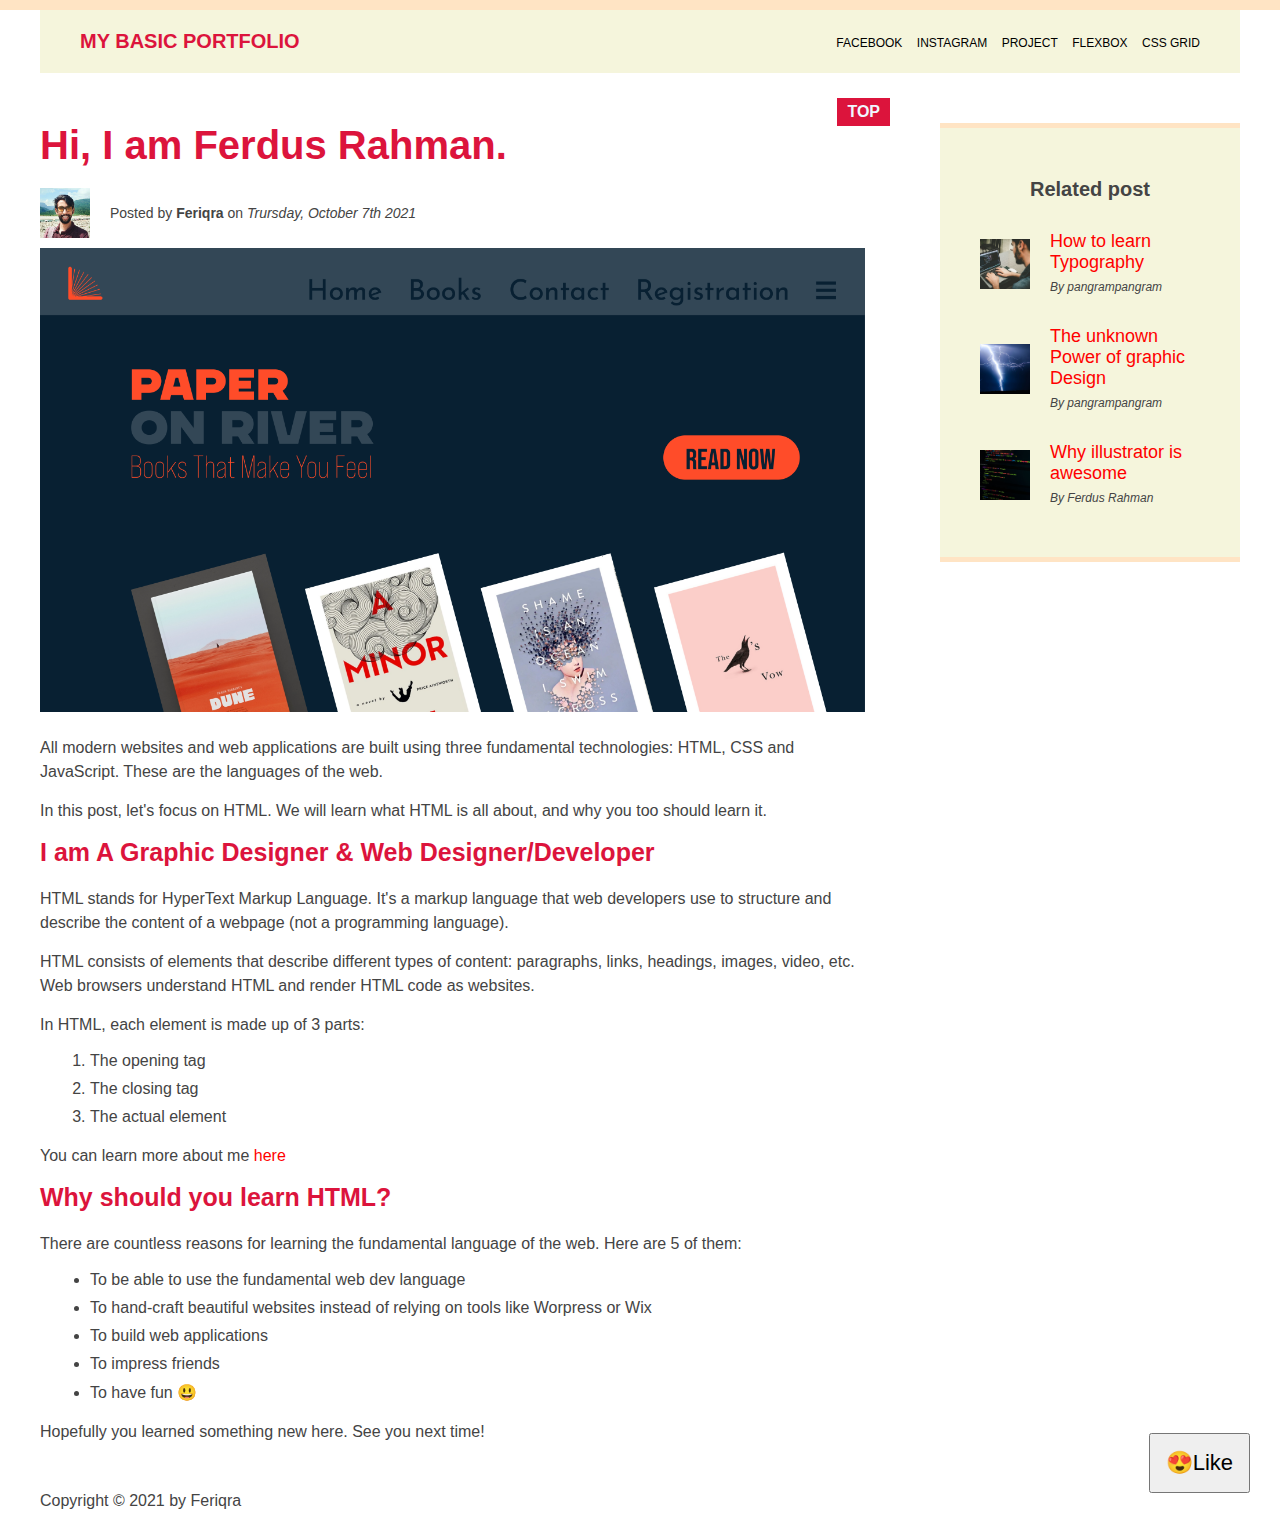
<file: index.html>
<!DOCTYPE html>
<html lang="en">

<head>
  <meta charset="UTF-8">
  <link href="Style.css" rel="stylesheet">
  <title>My basic portfolio</title>
</head>

<body>
  <div class="container">
    <header class="main-header clearfix">
      <h1>My basic portfolio</h1>
      <nav>
        <a href="https://www.facebook.com/ferdus.rahman.581" target="_blank">facebook</a>
        <a href="https://www.instagram.com/justnothing_lab" target="_blank">instagram</a>
        <a href="https://ecstatic-pasteur-532962.netlify.app/" target="_blank">project</a>
        <a href="flexbox.html">flexbox</a>
        <a href="css-grid.html">css grid</a>
      </nav>
    </header>

    <div class="row">
      <article>
        <header class="post-header">
          <h2>
            Hi, I am Ferdus Rahman.
          </h2>

          <div class="author-box">
            <img class="author-img" src="img/IMG_20210918_144601.jpg" alt="athours image" width="50">

            <p class="author">Posted by <strong>Feriqra</strong> on <em>Trursday, October 7th 2021</em></p>
          </div>

          <img class="post-img" src="img\Paper-On-River.jpg" alt="Paper o=On River website image" width="500">
        </header>

        <P>All modern websites and web applications are built using three fundamental technologies: HTML, CSS and
          JavaScript. These are the languages of the web.</P>

        <p>
          In this post, let's focus on HTML. We will learn what HTML is all about, and why you too should learn it.
        </p>

        <h3>
          I am A Graphic Designer & Web Designer/Developer
        </h3>

        <p>HTML stands for HyperText Markup Language. It's a markup language that web developers use to structure and
          describe the content of a webpage (not a programming language).</p>

        <p>
          HTML consists of elements that describe different types of content: paragraphs, links, headings, images,
          video,
          etc. Web browsers understand HTML and render HTML code as websites.
        </p>

        <p>In HTML, each element is made up of 3 parts:</p>
        <ol>
          <li>The opening tag</li>
          <li>The closing tag</li>
          <li>The actual element</li>
        </ol>
        <br>
        <p>You can learn more about me <a href="https://www.behance.net/ferdus007" target="_blank">here</a> </p>

        <h3>Why should you learn HTML?</h3>

        <p>
          There are countless reasons for learning the fundamental language of the web. Here are 5 of them:
        <ul>
          <li>To be able to use the fundamental web dev language</li>
          <li>To hand-craft beautiful websites instead of relying on tools like Worpress or Wix</li>
          <li>To build web applications</li>
          <li>To impress friends</li>
          <li>To have fun 😃</li>
        </ul>
        <br>
        
        <p>Hopefully you learned something new here. See you next time!</p>

      </article>


      <aside>
        <h4><strong>Related post</strong></h4>

        <ul class="related">
          <li class="related-post">
            <img src="img/related-1.jpg" alt="Picture" width="50">
            <div>
              <a class="related-link" href="https://pangrampangram.com/blogs/journal/typography-in-10-minutes">How to
                learn
                Typography</a>
              <p class="related-author">By pangrampangram</p>
            </div>
          </li>

          <li class="related-post">
            <img src="img/related-2.jpg" alt="Picture" width="50">
            <div>
              <a class="related-link" href="https://pangrampangram.com/blogs/journal/weave" target="_blank">The unknown
                Power of graphic
                Design</a>
              <p class="related-author">By pangrampangram</p>
            </div>
          </li>

          <li class="related-post">
            <img src="img/related-3.jpg" alt="picture" width="50">
            <div>
              <a class="related-link" href="#">Why illustrator is awesome</a>
              <p class="related-author">By Ferdus Rahman</p>
            </div>
          </li>
        </ul>
      </aside>
    </div>

    <footer>
      <p class="Copyright">Copyright &copy; 2021 by Feriqra</p>
    </footer>
  </div>

  <button>😍Like</button>
</body>

</html>
</file>
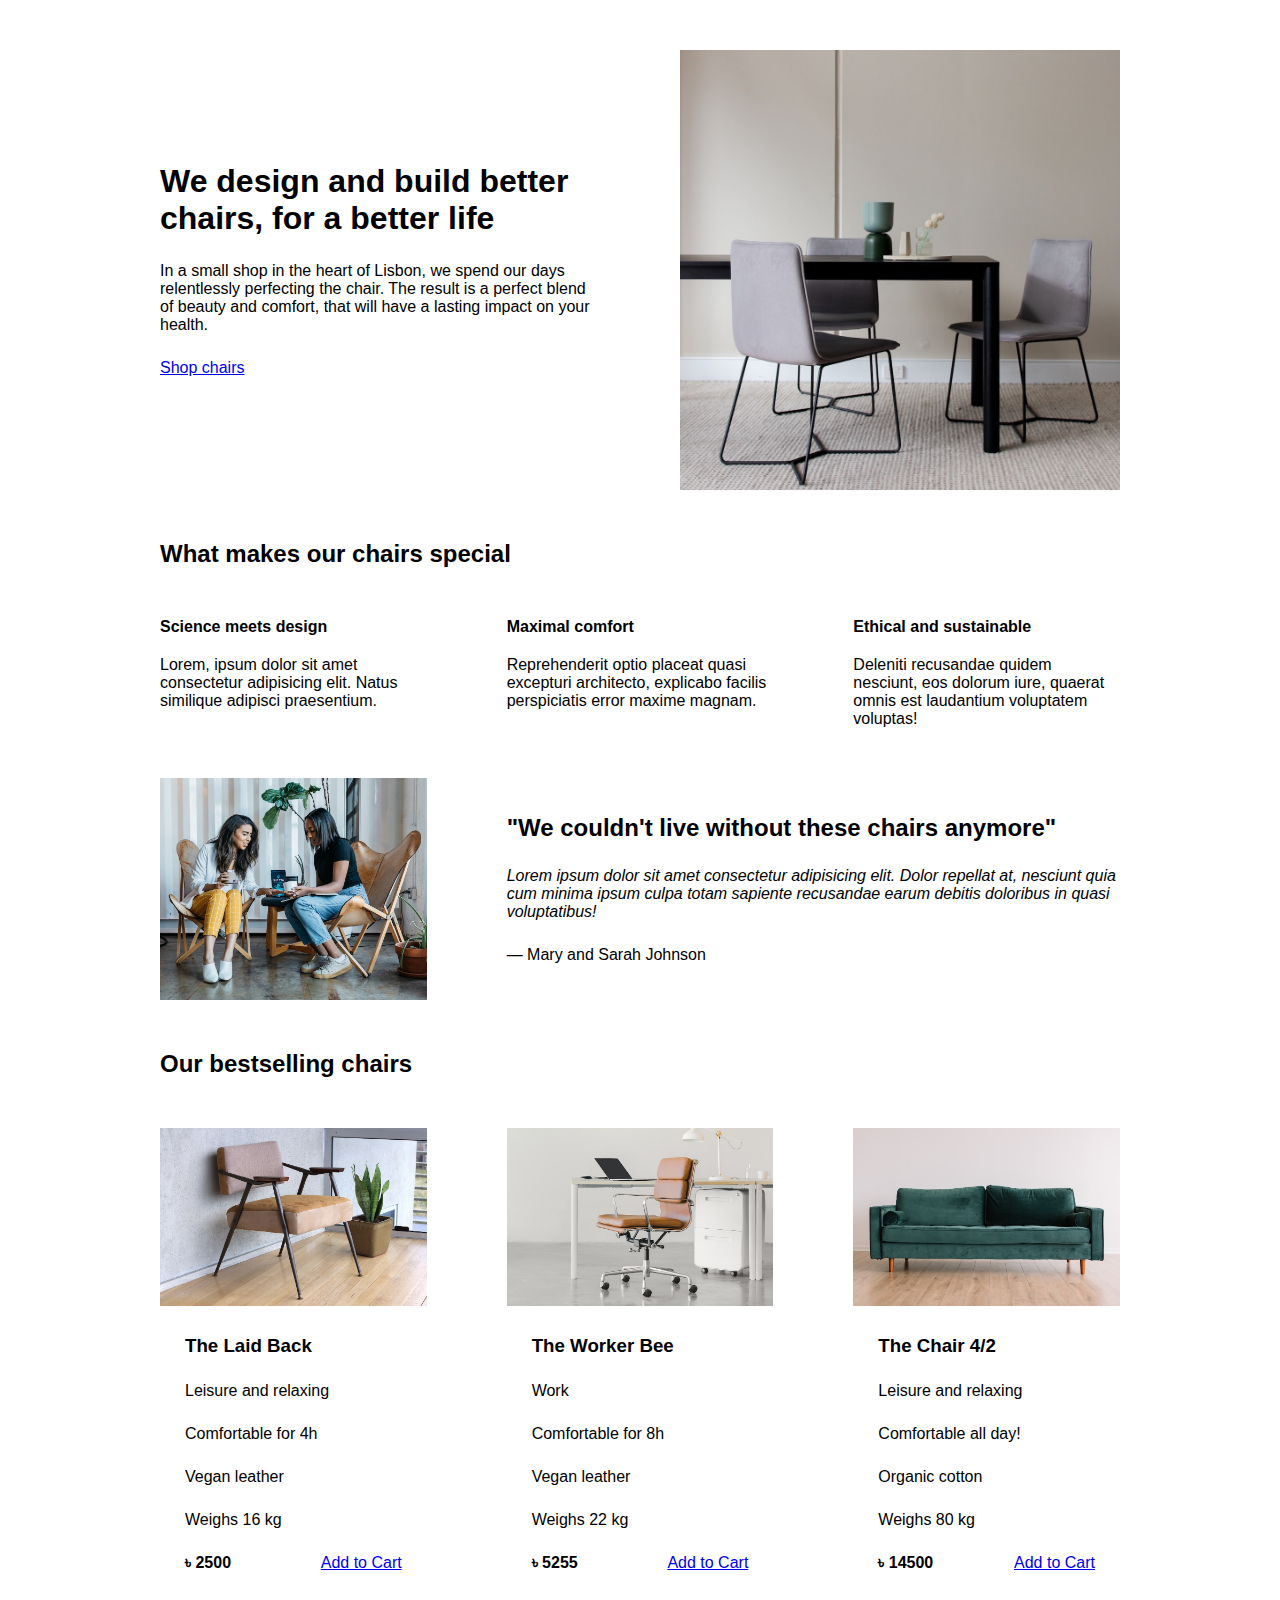
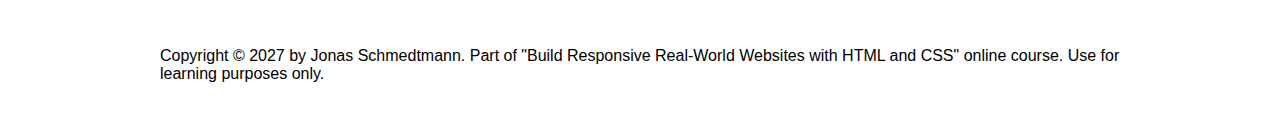
<file: Furniture/index.html>
<!DOCTYPE html>
<html lang="en">

<head>
  <meta charset="UTF-8">
  <meta http equiv="X_UA_COMPATIBLE" content="IE=edge">
  <meta name="viewport" content="width=device-width, initial-scale=1.0">

  <link rel="stylesheet" href="style.css">
  <title>Lisbone Chair Shop</title>
</head>

<body>
  <div class="container">
    <header>
      <div class="header-text-box">
        <h1>We design and build better chairs, for a better life</h1>
        <p class="header-text">In a small shop in the heart of Lisbon, we spend our days relentlessly perfecting the
          chair. The result is a
          perfect blend of beauty and comfort, that will have a lasting impact on your health.</p>
        <a class="btn btn--big" href="#">Shop chairs</a>
      </div>
      <img src="hero.jpg" alt="photo">
    </header>

    <section>
      <h2>What makes our chairs special</h2>
      <div class="grid-3-cols">
        <div>
          <p class="features-title"><strong>Science meets design</strong></p>
          <p class="feature-text">Lorem, ipsum dolor sit amet consectetur adipisicing elit. Natus similique adipisci
            praesentium.</p>
        </div>

        <div>
          <p class="features-title"><strong>Maximal comfort</strong></p>
          <p class="feature-text">Reprehenderit optio placeat quasi excepturi architecto, explicabo facilis perspiciatis
            error maxime magnam.</p>
        </div>
        <div>
          <p class="features-title"><strong>Ethical and sustainable</strong></p>
          <p class="feature-text">Deleniti recusandae quidem nesciunt, eos dolorum iure, quaerat omnis est laudantium
            voluptatem voluptas!</p>
        </div>
      </div>
    </section>

    <section>
      <div class="grid-3-cols">
        <img src="customers.jpg" slot="photo">
        <div class="testimonial-box">
          <h2>"We couldn't live without these chairs anymore"</h2>
          <blockquote class="testimonial-text">Lorem ipsum dolor sit amet consectetur adipisicing elit. Dolor repellat
            at, nesciunt quia cum
            minima
            ipsum culpa totam sapiente recusandae earum debitis doloribus in quasi voluptatibus!</blockquote>
          <p class="testimonial-author">&mdash; Mary and Sarah Johnson</p>
        </div>
      </div>
    </section>

    <section>
      <h2>Our bestselling chairs</h2>
      <div class="grid-3-cols">

        <figure class="chair">
          <img src="chair-1.jpg" alt="photo">
          <div class="chair-box">
            <h3>The Laid Back</h3>
            <ul class="chair-details">
              <li>Leisure and relaxing</li>
              <li>Comfortable for 4h</li>
              <li>Vegan leather</li>
              <li>Weighs 16 kg</li>
            </ul>
            <div class="chair-price">
              <strong>&#2547; 2500</strong>
              <a href="#" class="btn btn--small">Add to Cart</a>
            </div>
          </div>
        </figure>

        <figure class="chair">
          <img src="chair-2.jpg" alt="photo">
          <div class="chair-box">
            <h3>The Worker Bee</h3>
            <ul class="chair-details">
              <li>Work</li>
              <li>Comfortable for 8h</li>
              <li>Vegan leather</li>
              <li>Weighs 22 kg</li>
            </ul>
            <div class="chair-price">
              <strong>&#2547; 5255</strong>
              <a href="#" class="btn btn--small">Add to Cart</a>
            </div>
          </div>
        </figure>

        <figure class="chair">
          <img src="chair-3.jpg" alt="photo">
          <div class="chair-box">
            <h3>The Chair 4/2</h3>
            <ul class="chair-details">
              <li>Leisure and relaxing</li>
              <li>Comfortable all day!</li>
              <li>Organic cotton</li>
              <li>Weighs 80 kg</li>
            </ul>
            <div class="chair-price">
              <strong>&#2547; 14500</strong>
              <a href="#" class="btn btn--small">Add to Cart</a>
            </div>
          </div>
        </figure>

      </div>
    </section>

    <footer>Copyright © 2027 by Jonas Schmedtmann. Part of "Build Responsive Real-World Websites with HTML and CSS"
      online
      course. Use for learning purposes only.</footer>

  </div>
</body>

</html>
</file>
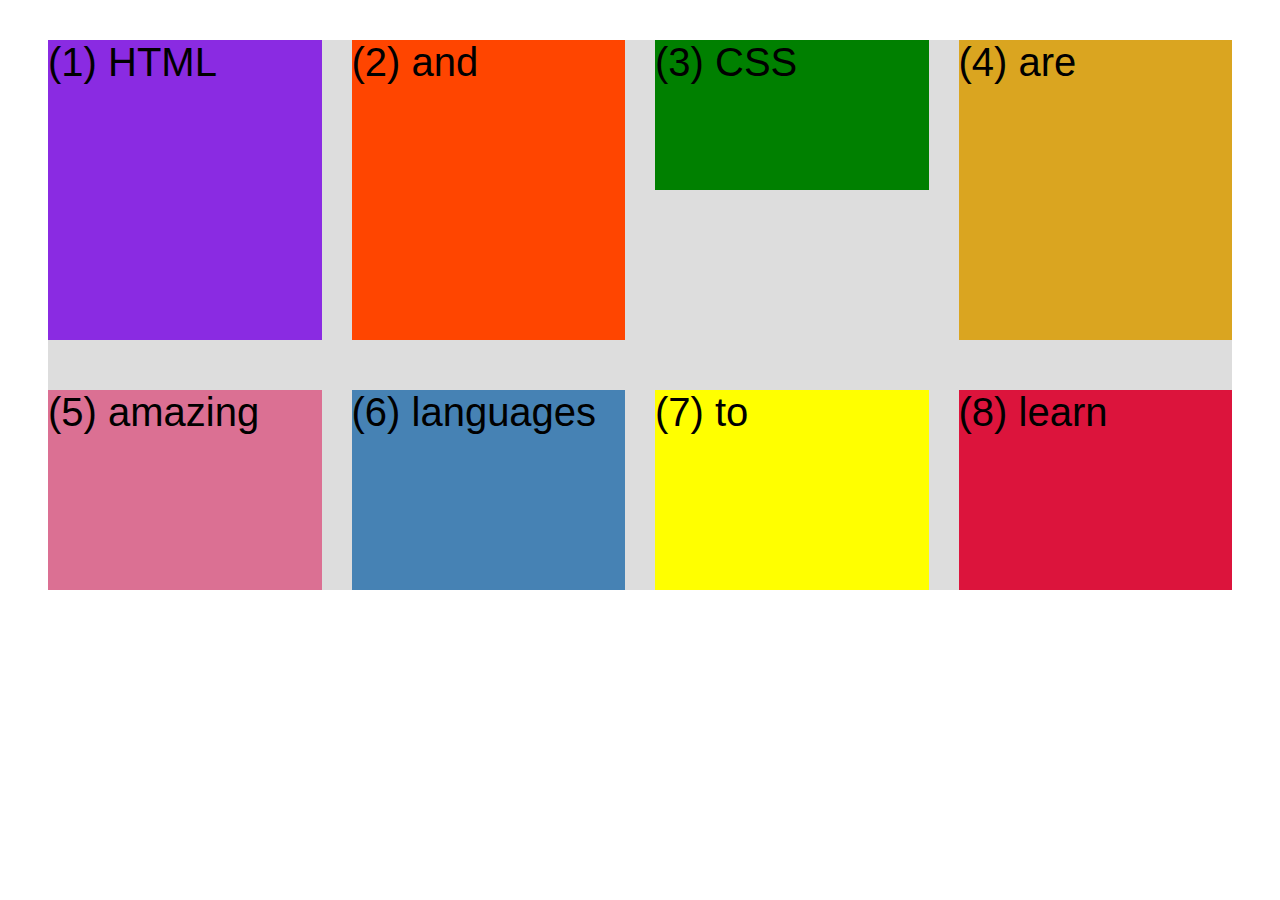
<file: css-grid.html>
<!DOCTYPE html>
<html lang="en">

<head>
  <meta charset="UTF-8" />
  <meta http-equiv="X-UA-Compatible" content="IE=edge" />
  <meta name="viewport" content="width=device-width, initial-scale=1.0" />
  <title>CSS Grid</title>
  <style>
    .el--1 {
      background-color: blueviolet;
    }

    .el--2 {
      background-color: orangered;
    }

    .el--3 {
      background-color: green;
      height: 150px;
    }

    .el--4 {
      background-color: goldenrod;
    }

    .el--5 {
      background-color: palevioletred;
    }

    .el--6 {
      background-color: steelblue;
    }

    .el--7 {
      background-color: yellow;
    }

    .el--8 {
      background-color: crimson;
    }

    .container--1 {
      /* STARTER */
      font-family: sans-serif;
      background-color: #ddd;
      font-size: 40px;
      margin: 40px;

      /* CSS GRID */
      display: grid;
      /*grid-template-columns: 200px 200px 1fr 1fr;*/
      grid-template-columns: 1fr 1fr 1fr 1fr;
      grid-template-rows: 300px 200px;

      /*gap: 30px;*/
      column-gap: 30px;
      row-gap: 50px;
    }

    .container--2 {
      /* STARTER */
      font-family: sans-serif;
      background-color: black;
      font-size: 40px;
      margin: 100px;

      width: 1000px;
      height: 600px;

      /* CSS GRID */
      display: none;
    }

  </style>
</head>

<body>
  <div class="container--1">
    <div class="el el--1">(1) HTML</div>
    <div class="el el--2">(2) and</div>
    <div class="el el--3">(3) CSS</div>
    <div class="el el--4">(4) are</div>
    <div class="el el--5">(5) amazing</div>
    <div class="el el--6">(6) languages</div>
    <div class="el el--7">(7) to</div>
    <div class="el el--8">(8) learn</div>
  </div>

  <div class="container--2">
    <div class="el el--1">(1)</div>
    <div class="el el--3">(3)</div>
    <div class="el el--4">(4)</div>
    <div class="el el--5">(5)</div>
    <div class="el el--6">(6)</div>
    <div class="el el--7">(7)</div>
  </div>
</body>

</html>
</file>
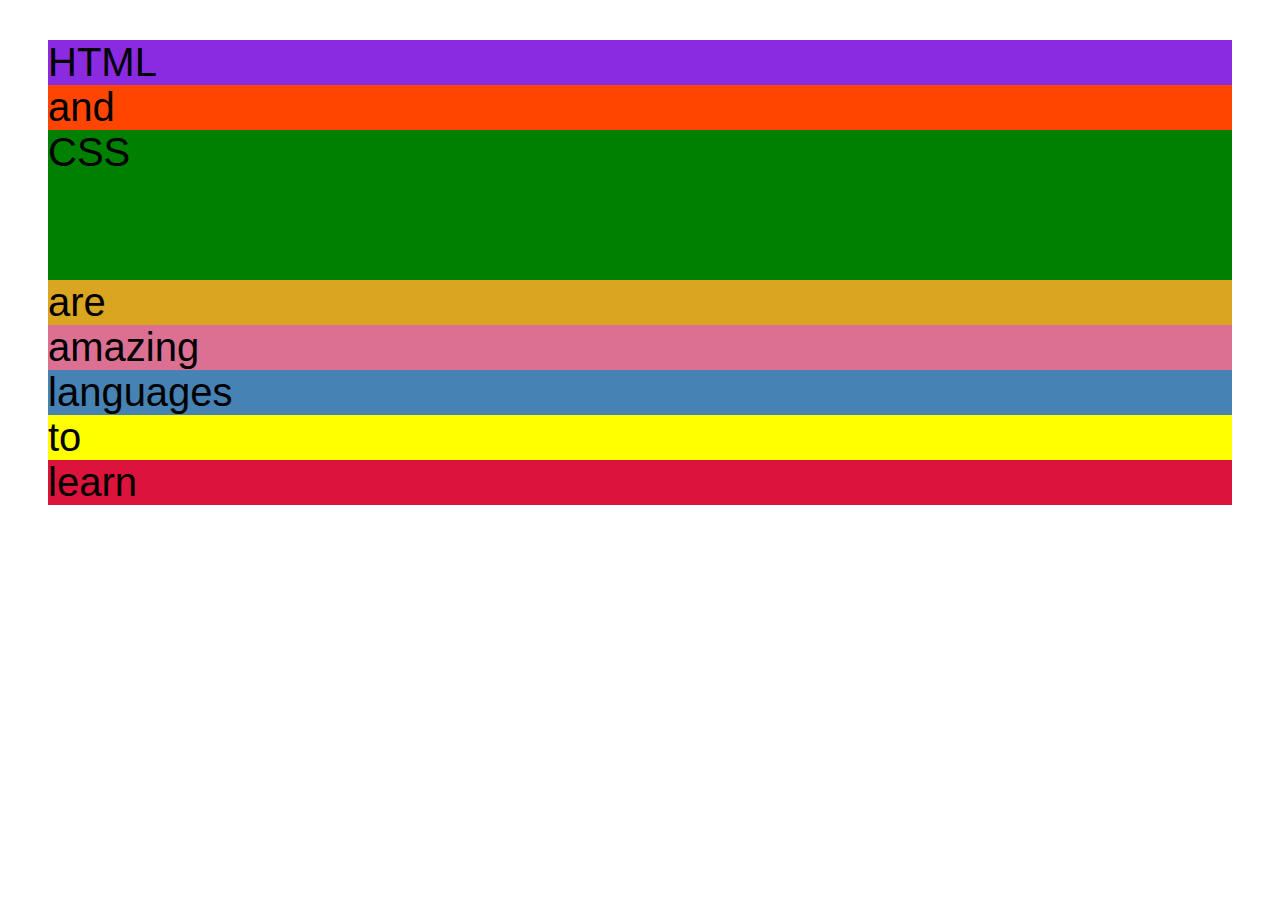
<file: flexbox.html>
<!DOCTYPE html>
<html lang="en">
  <head>
    <meta charset="UTF-8" />
    <meta http-equiv="X-UA-Compatible" content="IE=edge" />
    <meta name="viewport" content="width=device-width, initial-scale=1.0" />
    <title>Flexbox</title>
    <style>
      .el--1 {
        background-color: blueviolet;
      }
      .el--2 {
        background-color: orangered;
      }
      .el--3 {
        background-color: green;
        height: 150px;
      }
      .el--4 {
        background-color: goldenrod;
      }
      .el--5 {
        background-color: palevioletred;
      }
      .el--6 {
        background-color: steelblue;
      }
      .el--7 {
        background-color: yellow;
      }
      .el--8 {
        background-color: crimson;
      }

      .container {
        /* STARTER */
        font-family: sans-serif;
        background-color: #ddd;
        font-size: 40px;
        margin: 40px;

        /* FLEXBOX */
      }
    </style>
  </head>
  <body>
    <div class="container">
      <div class="el el--1">HTML</div>
      <div class="el el--2">and</div>
      <div class="el el--3">CSS</div>
      <div class="el el--4">are</div>
      <div class="el el--5">amazing</div>
      <div class="el el--6">languages</div>
      <div class="el el--7">to</div>
      <div class="el el--8">learn</div>
    </div>
  </body>
</html>
</file>
<file: Style.css>
* {
  margin: 0;
  padding: 0;
  box-sizing: border-box;
}

body {
  font-family: sans-serif;
  color: #444;
  border-top: 10px solid bisque;

  position: relative;
}

.main-header {
  background-color: beige;
  padding: 20px 40px;
  margin-bottom: 50px;
}

nav a:link {
  font-size: 12px;
  color: black;
  text-transform: uppercase;
  display: inline-block;
  margin-right: 10px;
}

nav a:link:last-child {
  margin-right: 0px;
}

.post-header {
  margin-bottom: 20px;
}

aside {
  background-color: beige;
  border-top: 5px solid bisque;
  border-bottom: 5px solid bisque;
  padding: 50px 40px;
}

h1,
h2,
h3 {
  color: crimson;
}

h1 {
  font-size: 20px;
  text-transform: uppercase;
}

h2 {
  font-size: 40px;
  margin-bottom: 20px;

  position: relative;
}
h2::after {
  content: "TOP";
  font-size: 16px;
  font-weight: bold;
  color: aliceblue;
  display: inline-block;
  background-color: crimson;
  padding: 5px 10px;

  position: absolute;
  top: -25px;
  right: -25px;
}

h3 {
  font-size: 25px;
  margin-bottom: 20px;
}

h4 {
  font-size: 20px;
  text-align: center;
  margin-bottom: 30px;
}

p {
  font-size: 16px;
  line-height: 1.5;
  margin-bottom: 15px;
}

.author {
  font-size: 14px;
  margin-bottom: 0px;
  margin-left: 20px;
  display: inline-block;
}

.related {
  list-style: none;
  margin: 0px;
}

.related-author {
  font-style: italic;
  font-size: 12px;
  font-weight: bold;
}

.post-img {
  width: 100%;
  height: auto;
}

.container {
  width: 1200px;
  margin: 0 auto;
}

ul,
ol {
  margin-left: 50px;
}

li {
  margin-bottom: 10px;
}

li:last-child {
  margin-bottom: 0px;
}

a:link {
  color: red;
  text-decoration: none;
}

a:visited {
  text-decoration: none;
  /*color: crimson;*/
}

a:hover {
  color: black;
  font-weight: bold;
  text-decoration: underline wavy burlywood;
}

a:active {
  background-color: pink;
  font-style: italic;
}

button {
  font-size: 22px;
  padding: 15px;
  cursor: pointer;

  position: absolute;
  right: 30px;
  bottom: 20px;
}

/* float */

/*
h1 {
  float: left;
}

nav {
  float: right;
}

.author-img {
  float: left;
  margin-bottom: 20px;
}

.author {
  font-size: 14px;
  display: inline-block;
  margin: 15px;
}

.clearfix::after {
  clear: both;
  content: "";
  display: block;
}

article {
  width: 850px;
  float: left;
}

aside {
  width: 300px;
  float: right;
}

footer {
  clear: both;
}
*/

/*Flex Box*/

.main-header {
  display: flex;
  align-items: center;
  justify-content: space-between;
}

.author-box {
  display: flex;
  align-items: center;
  margin-bottom: 10px;
}

.related-post {
  display: flex;
  align-items: center;
  gap: 20px;
  margin-bottom: 30px;
}

.related-link {
  font-size: 18px;
  display: block;
  margin-bottom: 5px;
}

.related-author {
  margin-bottom: 0px;
  font-size: 12px;
  font-weight: lighter;
}

.row {
  display: flex;
  align-items: flex-start;
  gap: 75px;
  margin-bottom: 30px;
}

article {
  flex: 1;
}

aside {
  /*
  flex-grow: 0;
  flex-shrink: 1;
  flex-basis: auto;
  */

  flex: 0 0 300px;
}
</file>
<file: Furniture/style.css>
* {
  margin: 0px;
  padding: 0px;
  box-sizing: border-box;
}
/*--------------------------- */
/*-------Genaral Style-------*/
/*---------------------------*/
body {
  font-family: sans-serif;
}

.container {
  width: 960px;
  margin: 0 auto;
}

header,
section {
  margin-bottom: 50px;
}

h2 {
  margin-bottom: 50px;
}

.grid-3-cols {
  display: grid;
  grid-template-columns: repeat(3, 1fr);
  column-gap: 80px;
}

/*--------------------------- */
/*------Component Style------*/
/*---------------------------*/

/**Header**/

header {
  display: grid;
  grid-template-columns: repeat(2, 1fr);
  column-gap: 80px;
  margin-top: 50px;
}

.header-text-box {
  align-self: center;
}

h1 {
  margin-bottom: 25px;
}

.header-text {
  margin-bottom: 25px;
}

img {
  width: 100%;
}

/*--------------------------- */
/*------FEATUREs------*/
/*---------------------------*/

.features-title {
  margin-bottom: 20px;
}

/*--------------------------- */
/*------FEATUREs------*/
/*---------------------------*/

.testimonial-box {
  grid-column: 2/-1;
  align-self: center;
}

.testimonial-box h2 {
  margin-bottom: 25px;
}

.testimonial-text {
  font-style: italic;
  margin-bottom: 25px;
}

/*--------------------------- */
/*------CHAIRS------*/
/*---------------------------*/

.chair-box {
  padding: 25px;
}

h3 {
  margin-bottom: 25px;
}

.chair-details {
  list-style: none;
  margin-bottom: 25px;
}

.chair-details li {
  display: flex;
  align-items: center;
  margin-bottom: 25px;
}

.chair-price {
  display: flex;
  justify-content: space-between;
}

footer {
  margin-bottom: 50px;
}
</file>
